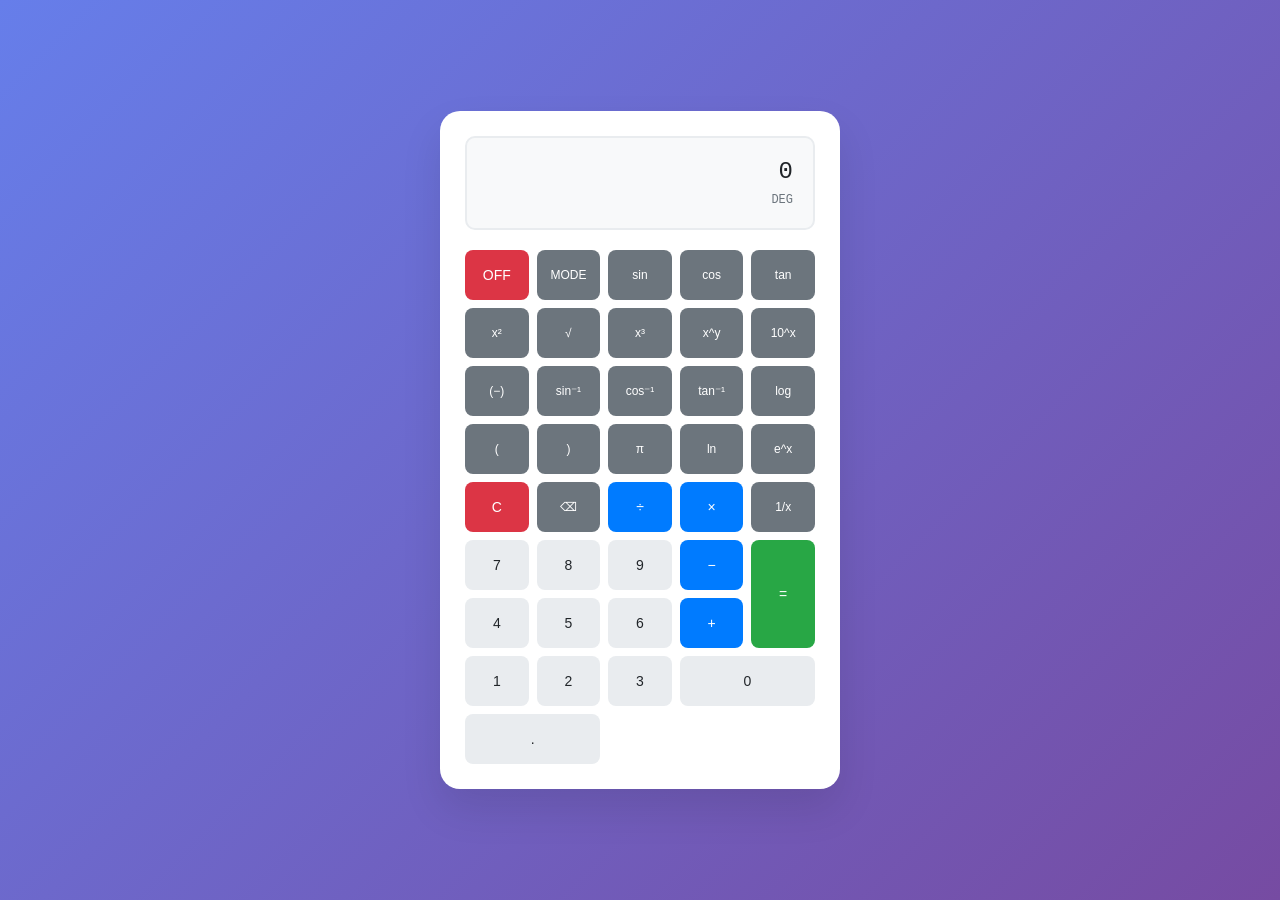
<file: index.html>
<!DOCTYPE html>
<html lang="pt-BR">

<head>
    <meta charset="UTF-8">
    <meta name="viewport" content="width=device-width, initial-scale=1.0">
    <title>Calculadora Científica</title>
    <link rel="stylesheet" href="style.css">
</head>

<body>
    <div class="calculator">
        <div class="display" id="display">
            <div class="display-main" id="displayMain">0</div>
            <div class="display-mode" id="displayMode">DEG</div>
        </div>

        <div class="buttons" id="buttons">
            <!-- Primeira linha -->
            <button class="btn btn-clear" onclick="turnOff()">OFF</button>
            <button class="btn btn-function" id="angleModeBtn" onclick="toggleAngleMode()">MODE</button>
            <button class="btn btn-function" onclick="scientificFunction('sin')">sin</button>
            <button class="btn btn-function" onclick="scientificFunction('cos')">cos</button>
            <button class="btn btn-function" onclick="scientificFunction('tan')">tan</button>

            <!-- Segunda linha -->
            <button class="btn btn-function" onclick="scientificFunction('square')">x²</button>
            <button class="btn btn-function" onclick="scientificFunction('sqrt')">√</button>
            <button class="btn btn-function" onclick="scientificFunction('cube')">x³</button>
            <button class="btn btn-function" onclick="setOperation('power')">x^y</button>
            <button class="btn btn-function" onclick="scientificFunction('pow10')">10^x</button>

            <!-- Terceira linha -->
            <button class="btn btn-function" onclick="scientificFunction('negate')">(−)</button>
            <button class="btn btn-function" onclick="scientificFunction('asin')">sin⁻¹</button>
            <button class="btn btn-function" onclick="scientificFunction('acos')">cos⁻¹</button>
            <button class="btn btn-function" onclick="scientificFunction('atan')">tan⁻¹</button>
            <button class="btn btn-function" onclick="scientificFunction('log')">log</button>

            <!-- Quarta linha -->
            <button class="btn btn-function" onclick="inputParenthesis('(')">(</button>
            <button class="btn btn-function" onclick="inputParenthesis(')')">)</button>
            <button class="btn btn-function" onclick="inputPi()">π</button>
            <button class="btn btn-function" onclick="scientificFunction('ln')">ln</button>
            <button class="btn btn-function" onclick="scientificFunction('exp')">e^x</button>

            <!-- Quinta linha -->
            <button class="btn btn-clear" onclick="clearAll()">C</button>
            <button class="btn btn-function" onclick="backspace()">⌫</button>
            <button class="btn btn-operator" onclick="setOperation('divide')">÷</button>
            <button class="btn btn-operator" onclick="setOperation('multiply')">×</button>
            <button class="btn btn-function" onclick="scientificFunction('reciprocal')">1/x</button>

            <!-- Sexta linha -->
            <button class="btn btn-number" onclick="inputNumber('7')">7</button>
            <button class="btn btn-number" onclick="inputNumber('8')">8</button>
            <button class="btn btn-number" onclick="inputNumber('9')">9</button>
            <button class="btn btn-operator" onclick="setOperation('subtract')">−</button>
            <button class="btn btn-equals btn-tall" onclick="calculate()">=</button>

            <!-- Sétima linha -->
            <button class="btn btn-number" onclick="inputNumber('4')">4</button>
            <button class="btn btn-number" onclick="inputNumber('5')">5</button>
            <button class="btn btn-number" onclick="inputNumber('6')">6</button>
            <button class="btn btn-operator" onclick="setOperation('add')">+</button>

            <!-- Oitava linha -->
            <button class="btn btn-number" onclick="inputNumber('1')">1</button>
            <button class="btn btn-number" onclick="inputNumber('2')">2</button>
            <button class="btn btn-number" onclick="inputNumber('3')">3</button>
            <button class="btn btn-number btn-wide" onclick="inputNumber('0')">0</button>

            <!-- Nona linha -->
            <button class="btn btn-number btn-wide" onclick="inputDecimal()">.</button>
        </div>

        <!-- Botão ON (aparece apenas quando OFF) -->
        <div class="buttons" id="onButton" style="display: none; margin-top: 10px;">
            <button class="btn btn-function btn-wide" onclick="turnOn()">ON</button>
        </div>
    </div>

    <script src="script.js"></script>
</body>

</html>
</file>
<file: style.css>
* {
    margin: 0;
    padding: 0;
    box-sizing: border-box;
}

body {
    font-family: 'Segoe UI', Tahoma, Geneva, Verdana, sans-serif;
    background: linear-gradient(135deg, #667eea 0%, #764ba2 100%);
    min-height: 100vh;
    display: flex;
    justify-content: center;
    align-items: center;
    padding: 20px;
}

.calculator {
    background: white;
    border-radius: 20px;
    padding: 25px;
    box-shadow: 0 20px 40px rgba(0, 0, 0, 0.1);
    max-width: 400px;
    width: 100%;
}

.display {
    background: #f8f9fa;
    border: 2px solid #e9ecef;
    border-radius: 10px;
    padding: 20px;
    margin-bottom: 20px;
    text-align: right;
    font-family: 'Courier New', monospace;
}

.display-main {
    font-size: 24px;
    color: #212529;
    min-height: 30px;
    word-wrap: break-word;
}

.display-mode {
    font-size: 12px;
    color: #6c757d;
    margin-top: 5px;
    min-height: 15px;
}

.buttons {
    display: grid;
    grid-template-columns: repeat(5, 1fr);
    gap: 8px;
}

.btn {
    border: none;
    border-radius: 8px;
    padding: 15px 8px;
    font-size: 14px;
    font-weight: 500;
    cursor: pointer;
    transition: all 0.2s ease;
    min-height: 50px;
}

.btn:hover {
    transform: translateY(-2px);
    box-shadow: 0 4px 8px rgba(0, 0, 0, 0.2);
}

.btn:active {
    transform: translateY(0);
}

.btn-number {
    background: #e9ecef;
    color: #212529;
}

.btn-number:hover {
    background: #dee2e6;
}

.btn-operator {
    background: #007bff;
    color: white;
}

.btn-operator:hover {
    background: #0056b3;
}

.btn-function {
    background: #6c757d;
    color: white;
    font-size: 12px;
}

.btn-function:hover {
    background: #545b62;
}

.btn-equals {
    background: #28a745;
    color: white;
}

.btn-equals:hover {
    background: #1e7e34;
}

.btn-clear {
    background: #dc3545;
    color: white;
}

.btn-clear:hover {
    background: #c82333;
}

.btn-wide {
    grid-column: span 2;
}

.btn-tall {
    grid-row: span 2;
}

.off-state {
    opacity: 0.3;
    pointer-events: none;
}

.display-off {
    background: #343a40;
}

.display-off .display-main {
    color: transparent;
}

/* Media query para tablets (até 768px) */
@media (max-width: 768px) {
    .calculator {
        padding: 20px;
    }

    .btn {
        padding: 14px 6px;
        font-size: 13px;
        min-height: 48px;
    }

    .display-main {
        font-size: 22px;
    }

    .display {
        padding: 18px;
    }
}

/* Media query para celulares pequenos (até 480px) */
@media (max-width: 480px) {
    body {
        padding: 10px;
    }

    .calculator {
        padding: 15px;
        border-radius: 15px;
    }

    .btn {
        padding: 12px 6px;
        font-size: 12px;
        min-height: 44px;
    }

    .display-main {
        font-size: 20px;
    }

    .display {
        padding: 15px;
        margin-bottom: 15px;
    }

    .buttons {
        gap: 6px;
    }
}
</file>
